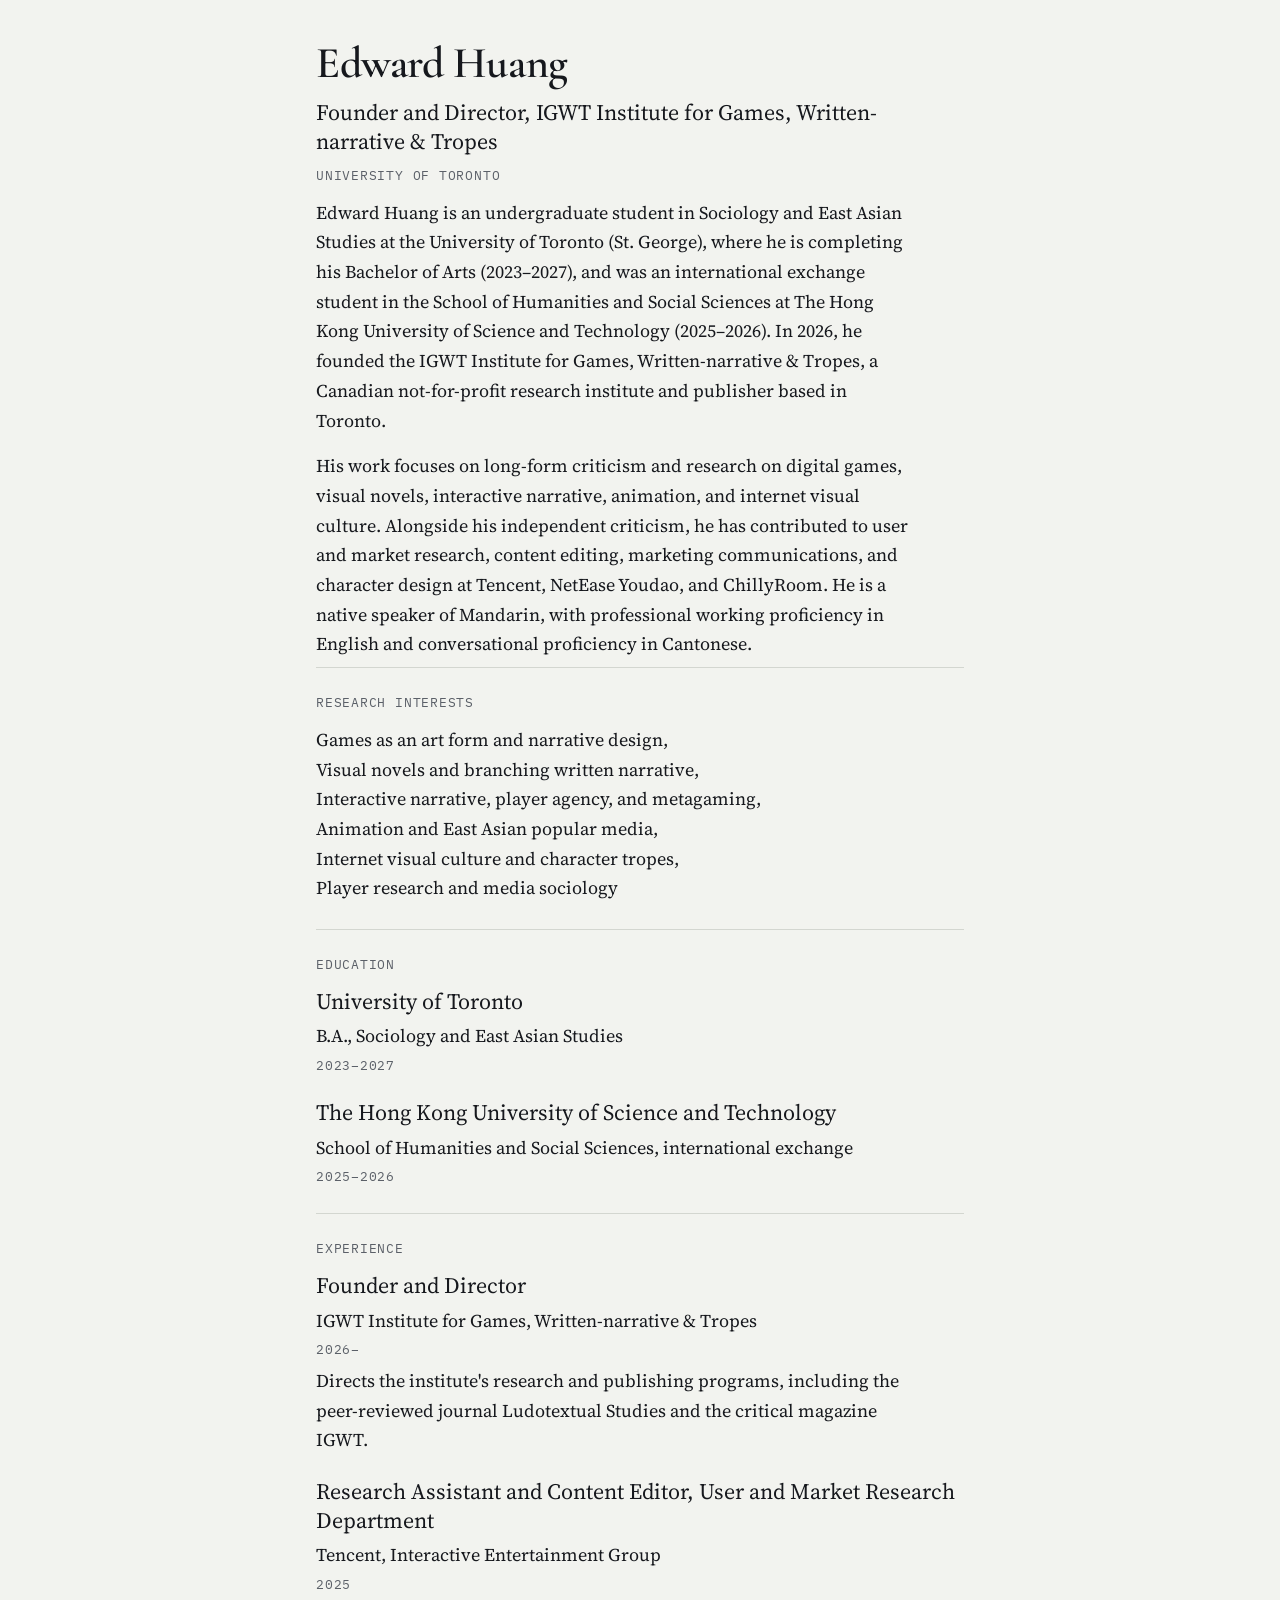
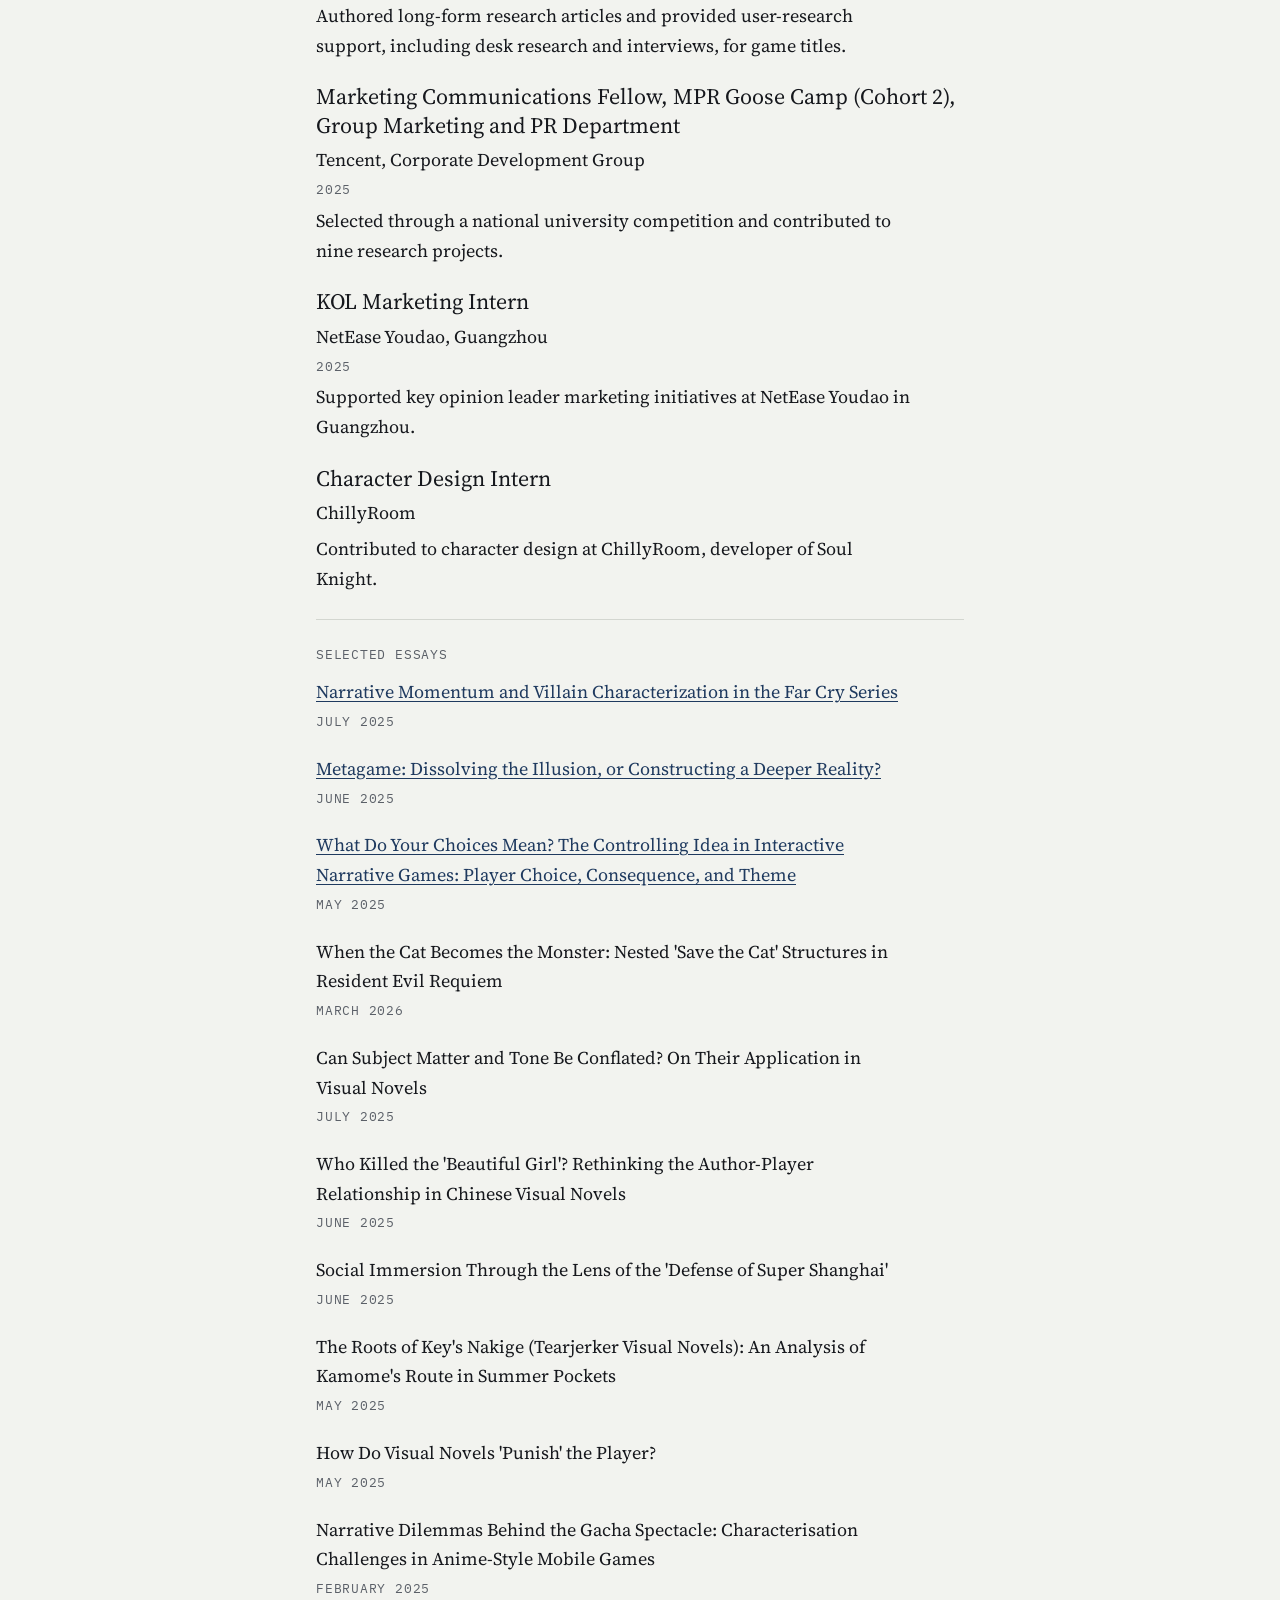
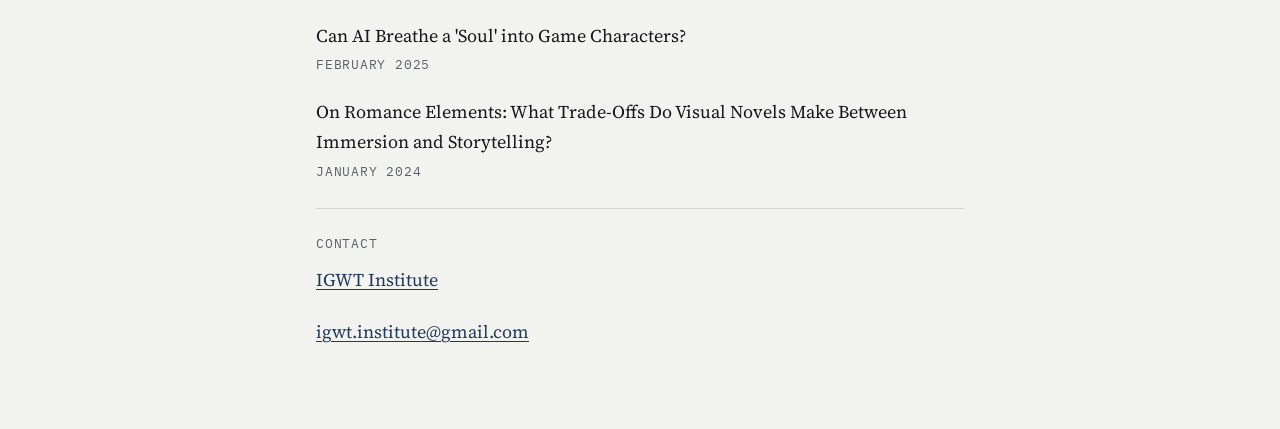
<file: index.html>
<!DOCTYPE html>
<html lang="en">
<head>
<meta charset="utf-8">
<meta name="viewport" content="width=device-width, initial-scale=1">
<title>Edward Huang</title>
<meta name="description" content="Edward Huang is an undergraduate student in Sociology and East Asian Studies at the University of Toronto (St. George), where he is completing his Bachelor of Arts (2023–2027), and was an international exchange student in the School of Humanities and Social Sciences at The Hong Kong University of Science and Technology (2025–2026). In 2026, he founded the IGWT Institute for Games, Written-narrative &amp; Tropes, a Canadian not-for-profit research institute and publisher based in Toronto.">
<link rel="canonical" href="https://edwardhuang.igwtinstitute.org/">
<meta property="og:title" content="Edward Huang">
<meta property="og:description" content="Edward Huang is an undergraduate student in Sociology and East Asian Studies at the University of Toronto (St. George), where he is completing his Bachelor of Arts (2023–2027), and was an international exchange student in the School of Humanities and Social Sciences at The Hong Kong University of Science and Technology (2025–2026). In 2026, he founded the IGWT Institute for Games, Written-narrative &amp; Tropes, a Canadian not-for-profit research institute and publisher based in Toronto.">
<meta property="og:type" content="website">
<meta property="og:url" content="https://edwardhuang.igwtinstitute.org/">
<link rel="icon" href="data:image/svg+xml,%3Csvg%20xmlns%3D%22http%3A%2F%2Fwww.w3.org%2F2000%2Fsvg%22%20viewBox%3D%220%200%2032%2032%22%3E%3Crect%20width%3D%2232%22%20height%3D%2232%22%20fill%3D%22%23F2F3EF%22%2F%3E%3Crect%20x%3D%221%22%20y%3D%221%22%20width%3D%2230%22%20height%3D%2230%22%20fill%3D%22none%22%20stroke%3D%22%238A2C2C%22%20stroke-width%3D%221%22%2F%3E%3Ctext%20x%3D%2216%22%20y%3D%2220%22%20text-anchor%3D%22middle%22%20fill%3D%22%238A2C2C%22%20font-family%3D%22Georgia%2C%20serif%22%20font-size%3D%228%22%20font-weight%3D%22600%22%20letter-spacing%3D%220.5%22%3EIGWT%3C%2Ftext%3E%3C%2Fsvg%3E" type="image/svg+xml">
<link rel="stylesheet" href="https://fonts.googleapis.com/css2?family=Cormorant+Garamond:wght@500;600&family=IBM+Plex+Mono:wght@400&family=Source+Serif+4:opsz,wght@8..60,400&display=swap">
<link rel="stylesheet" href="style.css">
<script type="application/ld+json">{"@context":"https://schema.org","@type":"Person","name":"Edward Huang","jobTitle":"Founder and Director, IGWT Institute for Games, Written-narrative & Tropes","worksFor":{"@type":"Organization","name":"IGWT Institute for Games, Written-narrative & Tropes","url":"https://igwtinstitute.org"},"alumniOf":"University of Toronto"}</script></head>
<body>
<div class="shell">
<header class="mast"><h1>Edward Huang</h1><p class="role">Founder and Director, IGWT Institute for Games, Written-narrative &amp; Tropes</p><p class="meta">University of Toronto</p></header>
<main>
<div class="bio"><p>Edward Huang is an undergraduate student in Sociology and East Asian Studies at the University of Toronto (St. George), where he is completing his Bachelor of Arts (2023–2027), and was an international exchange student in the School of Humanities and Social Sciences at The Hong Kong University of Science and Technology (2025–2026). In 2026, he founded the IGWT Institute for Games, Written-narrative &amp; Tropes, a Canadian not-for-profit research institute and publisher based in Toronto.</p><p>His work focuses on long-form criticism and research on digital games, visual novels, interactive narrative, animation, and internet visual culture. Alongside his independent criticism, he has contributed to user and market research, content editing, marketing communications, and character design at Tencent, NetEase Youdao, and ChillyRoom. He is a native speaker of Mandarin, with professional working proficiency in English and conversational proficiency in Cantonese.</p></div>
<section class="block"><h2 class="label">Research interests</h2><ul class="inline"><li>Games as an art form and narrative design</li><li>Visual novels and branching written narrative</li><li>Interactive narrative, player agency, and metagaming</li><li>Animation and East Asian popular media</li><li>Internet visual culture and character tropes</li><li>Player research and media sociology</li></ul></section>
<section class="block"><h2 class="label">Education</h2><div class="stack"><div class="item"><h3 class="subhead">University of Toronto</h3><p>B.A., Sociology and East Asian Studies</p><p class="meta">2023–2027</p></div><div class="item"><h3 class="subhead">The Hong Kong University of Science and Technology</h3><p>School of Humanities and Social Sciences, international exchange</p><p class="meta">2025–2026</p></div></div></section>
<section class="block"><h2 class="label">Experience</h2><div class="stack"><div class="item"><h3 class="subhead">Founder and Director</h3><p>IGWT Institute for Games, Written-narrative &amp; Tropes</p><p class="meta">2026–</p><p>Directs the institute&#x27;s research and publishing programs, including the peer-reviewed journal Ludotextual Studies and the critical magazine IGWT.</p></div><div class="item"><h3 class="subhead">Research Assistant and Content Editor, User and Market Research Department</h3><p>Tencent, Interactive Entertainment Group</p><p class="meta">2025</p><p>Authored long-form research articles and provided user-research support, including desk research and interviews, for game titles.</p></div><div class="item"><h3 class="subhead">Marketing Communications Fellow, MPR Goose Camp (Cohort 2), Group Marketing and PR Department</h3><p>Tencent, Corporate Development Group</p><p class="meta">2025</p><p>Selected through a national university competition and contributed to nine research projects.</p></div><div class="item"><h3 class="subhead">KOL Marketing Intern</h3><p>NetEase Youdao, Guangzhou</p><p class="meta">2025</p><p>Supported key opinion leader marketing initiatives at NetEase Youdao in Guangzhou.</p></div><div class="item"><h3 class="subhead">Character Design Intern</h3><p>ChillyRoom</p><p>Contributed to character design at ChillyRoom, developer of Soul Knight.</p></div></div></section>
<section class="block"><h2 class="label">Selected essays</h2><div class="stack"><div class="item"><p><a href="https://igwtinstitute.org/essays.html#far-cry-villains">Narrative Momentum and Villain Characterization in the Far Cry Series</a></p><p class="meta">July 2025</p></div><div class="item"><p><a href="https://igwtinstitute.org/essays.html#metagame">Metagame: Dissolving the Illusion, or Constructing a Deeper Reality?</a></p><p class="meta">June 2025</p></div><div class="item"><p><a href="https://igwtinstitute.org/essays.html#controlling-idea">What Do Your Choices Mean? The Controlling Idea in Interactive Narrative Games: Player Choice, Consequence, and Theme</a></p><p class="meta">May 2025</p></div><div class="item"><p>When the Cat Becomes the Monster: Nested &#x27;Save the Cat&#x27; Structures in Resident Evil Requiem</p><p class="meta">March 2026</p></div><div class="item"><p>Can Subject Matter and Tone Be Conflated? On Their Application in Visual Novels</p><p class="meta">July 2025</p></div><div class="item"><p>Who Killed the &#x27;Beautiful Girl&#x27;? Rethinking the Author-Player Relationship in Chinese Visual Novels</p><p class="meta">June 2025</p></div><div class="item"><p>Social Immersion Through the Lens of the &#x27;Defense of Super Shanghai&#x27;</p><p class="meta">June 2025</p></div><div class="item"><p>The Roots of Key&#x27;s Nakige (Tearjerker Visual Novels): An Analysis of Kamome&#x27;s Route in Summer Pockets</p><p class="meta">May 2025</p></div><div class="item"><p>How Do Visual Novels &#x27;Punish&#x27; the Player?</p><p class="meta">May 2025</p></div><div class="item"><p>Narrative Dilemmas Behind the Gacha Spectacle: Characterisation Challenges in Anime-Style Mobile Games</p><p class="meta">February 2025</p></div><div class="item"><p>Can AI Breathe a &#x27;Soul&#x27; into Game Characters?</p><p class="meta">February 2025</p></div><div class="item"><p>On Romance Elements: What Trade-Offs Do Visual Novels Make Between Immersion and Storytelling?</p><p class="meta">January 2024</p></div></div></section>
<section class="block"><h2 class="label">Contact</h2><div class="stack"><div class="item"><p><a href="https://igwtinstitute.org" rel="noopener noreferrer">IGWT Institute</a></p></div><div class="item"><p><a href="mailto:igwt.institute@gmail.com">igwt.institute@gmail.com</a></p></div></div></section>
</main>

</div>
</body>
</html>
</file>
<file: style.css>
body {
  --paper: #F2F3EF;
  --ink: #16181D;
  --muted: #5B6068;
  --rule: #D3D6D0;
  --accent: #1F3A5F;
  --accent-2: #8A2C2C;
  --window: #F7F8F5;
  margin: 0;
  background: var(--paper);
  color: var(--ink);
  font-family: "Source Serif 4", Georgia, serif;
  font-size: 18px;
  line-height: 1.65;
}
*, *::before, *::after { box-sizing: border-box; }
h1, h2, h3, p, ul, ol, dl { margin: 0; }
a { color: var(--accent); text-underline-offset: 3px; }
a:focus-visible { outline: 2px solid var(--accent); outline-offset: 3px; }
h1 {
  font-family: "Cormorant Garamond", Georgia, serif;
  font-weight: 500;
  font-size: 44px;
  line-height: 1.08;
  letter-spacing: -0.01em;
  color: var(--ink);
}
.essay-title {
  font-family: "Cormorant Garamond", Georgia, serif;
  font-weight: 600;
  font-size: 30px;
  line-height: 1.15;
}
h2.essay-title { color: var(--ink); }
.subhead {
  font-family: "Source Serif 4", Georgia, serif;
  font-size: 22px;
  line-height: 1.3;
  font-weight: 400;
  color: var(--ink);
}
.lede { font-size: 22px; line-height: 1.45; }
.meta, .label, .tab, .nav a, .brand, .keywords li, .facts dt {
  font-family: "IBM Plex Mono", ui-monospace, monospace;
  font-size: 13px;
  font-weight: 400;
  letter-spacing: 0.06em;
  text-transform: uppercase;
  line-height: 1.45;
}
.meta, .label, .keywords li, .facts dt { color: var(--muted); }
.tab { color: var(--ink); }
p, dd, li, h1, h2, h3 { overflow-wrap: break-word; }
.shell { max-width: 680px; margin-inline: auto; padding: 0 16px 56px; }
h1 { font-weight: 600; }
.mast { display: flex; flex-direction: column; gap: 10px; padding-block: 40px 12px; }
.role { font-size: 22px; line-height: 1.35; max-width: 66ch; }
.bio { display: flex; flex-direction: column; gap: 16px; padding-bottom: 8px; }
.bio p, .block p { max-width: 66ch; }
.block {
  display: flex;
  flex-direction: column;
  gap: 12px;
  padding-block: 26px;
  border-top: 1px solid var(--rule);
}
.stack { display: flex; flex-direction: column; gap: 22px; }
.item { display: flex; flex-direction: column; gap: 6px; }
.inline { list-style: none; padding: 0; display: flex; flex-wrap: wrap; max-width: 66ch; }
.inline li:not(:last-child)::after { content: ",\00a0"; }
</file>
